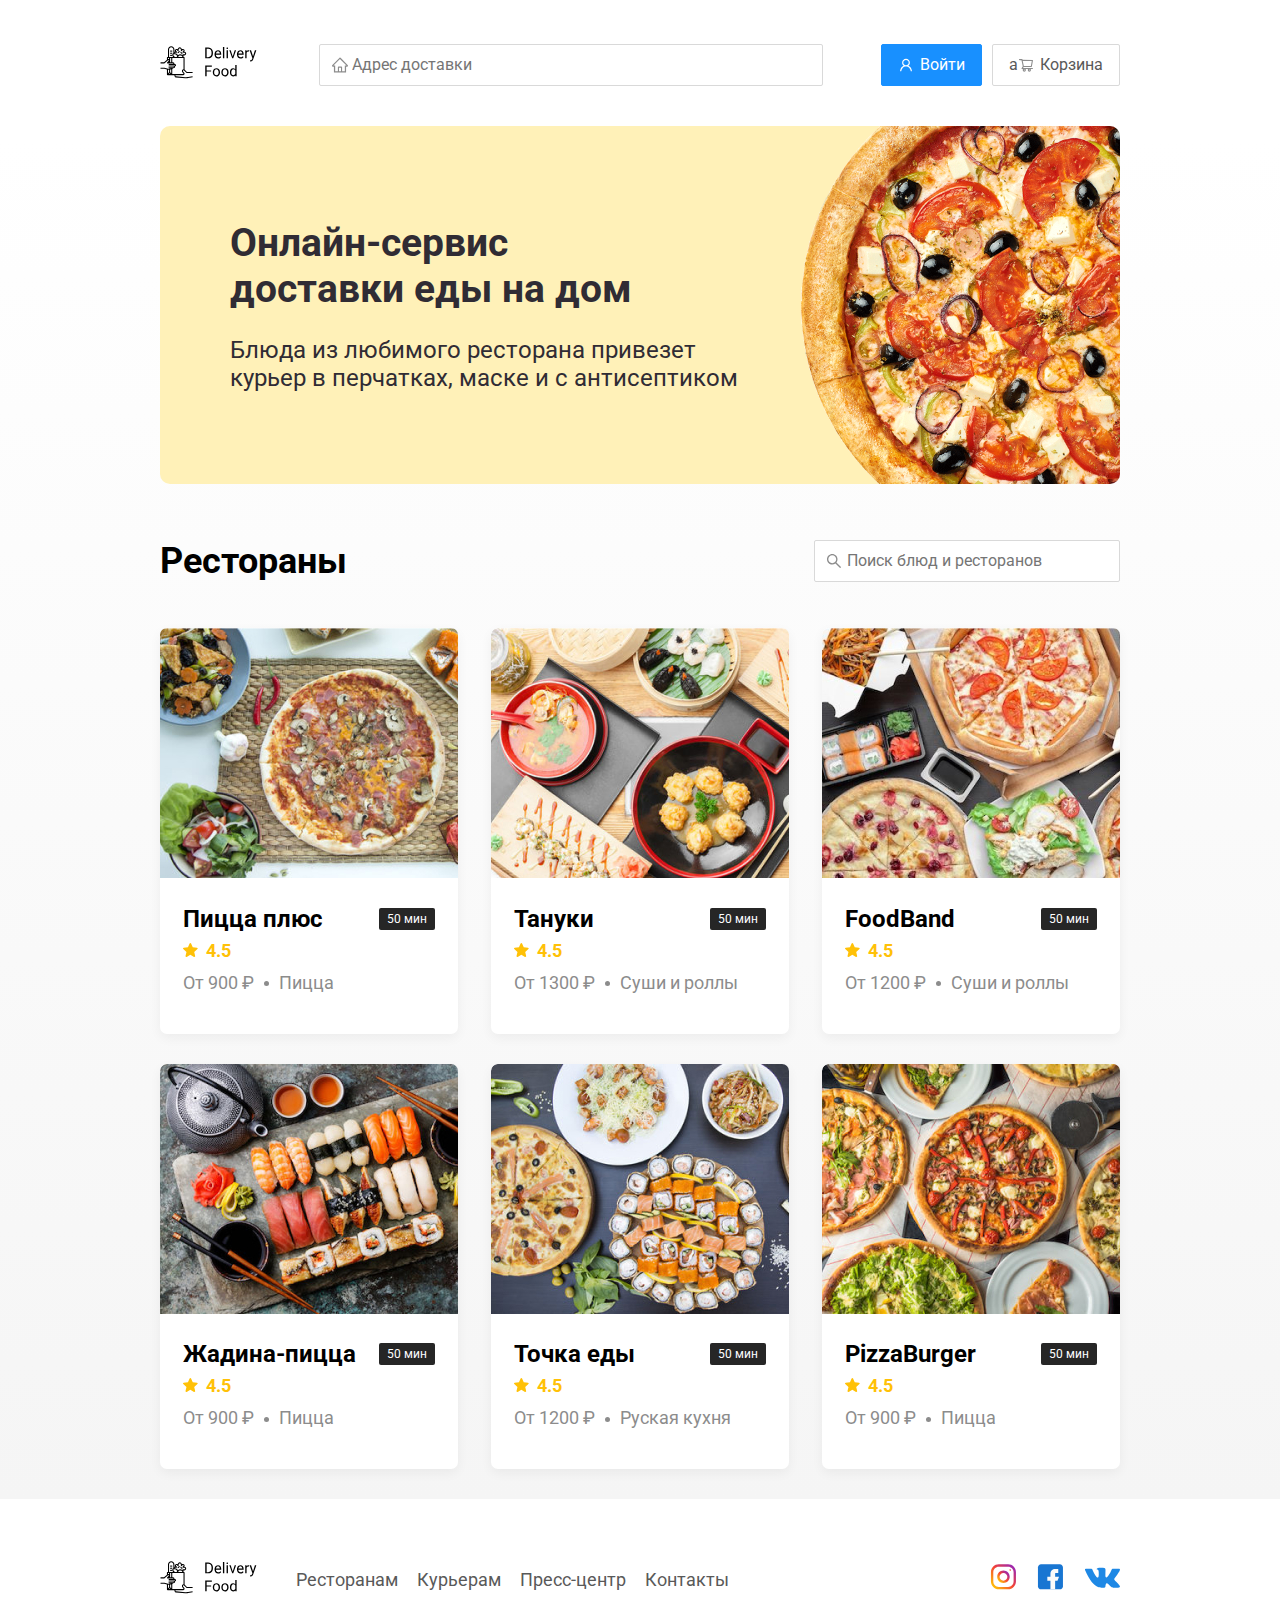
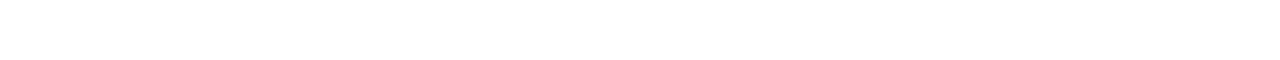
<file: index.html>
<!DOCTYPE html>
<html lang="ru">
<head>
    <meta charset="UTF-8">
    <meta name="viewport" content="width=device-width, initial-scale=1.0">
    <title>Delivery Food- доставка еды на дом</title>
    <link rel="stylesheet" href="css/style.css">
    <link
    rel="stylesheet"
    href="https://cdnjs.cloudflare.com/ajax/libs/animate.css/4.1.1/animate.min.css"
  />
    <link rel="stylesheet" href="css/normalize.css">
    <link href="https://fonts.googleapis.com/css2?family=Roboto:wght@400;500&display=swap" rel="stylesheet">
    
    
</head>

<body>
    <div class="container">
        <header class="header">
           <a href="index.html" class="logo"><img src="img\logo.svg" alt="logo" ></a>
         
            <!-- поисковая строка (поиск+ввод) place- место/holder - держать-->
            <input type="text" class="input input-address"             
            placeholder="Адрес доставки">
            <!-- кнопки -->
            <div class="buttons">
                <!-- кнопка Войти -->
                <button class="button button-primary">
                    <img src="img/user.svg" alt="user" class="button-icon">
                    <span class="button-text">Войти</span>
                </button>
                <!-- кнопка Корзина -->
                <button class="button">
  a                  <img src="img/shoppihg-cart.svg" alt="shoppihg-cart" class="button-icon">
                <span class=button-text> Корзина</span>   
                </button>
            </div>
        </header>

    </div>  
   <!-- ./container -->  

   <!-- вырезал promo и restaurants и создал класс main что бы сформировать теневой градиент на странице и в него вставил вырезку -->
   <main class="main">
       <div class="container">
        <section class="promo">
            <h1 class="promo-title">Онлайн-сервис <br>доставки еды на дом</h1>
            <p class="promo-text">Блюда из любимого ресторана привезет курьер в перчатках, маске и с антисептиком</p>
        </section>
        <!-- /.promo -->
        
        <section class="restaurants">
           <div class="section-heading">
               <h2 class="section-title">Рестораны</h2>
               <input type="text" class="input input-search" placeholder="Поиск блюд и ресторанов">
           </div>
           <div class="cards">
               <a href="restaurant.html" class="card">
                   <img src="img/image.jpg" alt="image" class="card-image">
                   <div class="card-text">
                       <div class="card-heading">
                           <h3 class="card-title">Пицца плюс</h3>
                           <span class="card-tag tag">50 мин</span>                   
                       </div>
                       <!-- /.card-heading -->
                       <div class="card-info">
                           <div class="rating"> <img src="img/rating.svg" alt="rating" class="rating-star">4.5</div>
                           <div class="price">От 900 ₽</div>
                           <div class="category">Пицца </div>               
                        </div>
                       <!-- /.card-info -->
                   </div>
                   <!-- /.class-text -->
               </a>
               <!-- /.card -->
               
               <a href="restaurant.html" class="card">
                <img src="img/image1.jpg" alt="image" class="card-image">
                <div class="card-text">
                    <div class="card-heading">
                        <h3 class="card-title">Тануки </h3>
                        <span class="card-tag tag">50 мин</span>                   
                    </div>
                    <!-- /.card-heading -->
                    <div class="card-info">
                        <div class="rating"> <img src="img/rating.svg" alt="rating" class="rating-star">4.5</div>
                        <div class="price">От 1300 ₽</div>
                        <div class="category">Суши и роллы </div>               
                     </div>
                    <!-- /.card-info -->
                </div>
                <!-- /.class-text -->
            </a>
            <!-- /.card -->
        
            <a href="restaurant.html" class="card">
                <img src="img/image2.jpg" alt="image" class="card-image">
                <div class="card-text">
                    <div class="card-heading">
                        <h3 class="card-title">FoodBand</h3>
                        <span class="card-tag tag">50 мин</span>                   
                    </div>
                    <!-- /.card-heading -->
                    <div class="card-info">
                        <div class="rating"> <img src="img/rating.svg" alt="rating" class="rating-star">4.5</div>
                        <div class="price">От 1200 ₽</div>
                        <div class="category">Суши и роллы </div>               
                     </div>
                    <!-- /.card-info -->
                </div>
                <!-- /.class-text -->
            </a>
            <!-- /.card -->
        
            <a href="restaurant.html" class="card">
                <img src="img/image3.jpg" alt="image" class="card-image">
                <div class="card-text">
                    <div class="card-heading">
                        <h3 class="card-title">Жадина-пицца</h3>
                        <span class="card-tag tag">50 мин</span>                   
                    </div>
                    <!-- /.card-heading -->
                    <div class="card-info">
                        <div class="rating"> <img src="img/rating.svg" alt="rating" class="rating-star">4.5</div>
                        <div class="price">От 900 ₽</div>
                        <div class="category">Пицца </div>               
                     </div>
                    <!-- /.card-info -->
                </div>
                <!-- /.class-text -->
            </a>
            <!-- /.card -->
        
            <a href="restaurant.html" class="card">
                <img src="img/image4.jpg" alt="image" class="card-image">
                <div class="card-text">
                    <div class="card-heading">
                        <h3 class="card-title">Точка еды</h3>
                        <span class="card-tag tag">50 мин</span>                   
                    </div>
                    <!-- /.card-heading -->
                    <div class="card-info">
                        <div class="rating">         
                             <img src="img/rating.svg" alt="rating" class="rating-star">4.5</div>
                        <div class="price">От 1200 ₽</div>
                        <div class="category">Руская кухня </div>               
                     </div>
                    <!-- /.card-info -->
                </div>
                <!-- /.class-text -->
            </a>
            <!-- /.card -->
        
            <a href="restaurant.html" class="card">
                <img src="img/image5.jpg" alt="image" class="card-image">
                <div class="card-text">
                    <div class="card-heading">
                        <h3 class="card-title">PizzaBurger</h3>
                        <span class="card-tag tag">50 мин</span>                   
                    </div>
                    <!-- /.card-heading -->
                    <div class="card-info">
                        <div class="rating"> <img src="img/rating.svg" alt="rating" class="rating-star">4.5</div>
                        <div class="price">От 900 ₽</div>
                        <div class="category">Пицца </div>               
                     </div>
                    <!-- /.card-info -->
                </div>
                <!-- /.class-text -->
            </a>
            <!-- /.card -->
        
           </div>
           <!-- /.cards -->
        </section>
        <!-- /.restourants -->
       </div>
       <!-- /.container -->
   </main>

   <footer class="footer">
       <div class="container">
           <div class="footer-block">
            <a href="index.html" class="logo footer-logo"><img src="img\logo.svg" alt="logo" ></a>
               <nav class="footer-nav">
                   <a href="#" class="footer-link">Ресторанам </a>
                   <a href="#" class="footer-link">Курьерам</a>
                   <a href="#" class="footer-link">Пресс-центр</a>
                   <a href="#" class="footer-link">Контакты</a>
               </nav>
               <div class="social-links">
                   <a href="#" class="social-link"><img src="img/instagram.svg" alt="instagram"></a>
                   <a href="#" class="social-link"><img src="img/fb.svg" alt="fb"></a>
                   <a href="#" class="social-link"><img src="img/vk.svg" alt="vk"></a>
               </div>
               <!-- /.social-links -->
           </div>
           <!-- /.footer-block -->
       </div>
       <!-- /.container -->
   </footer>

</body>
</html>
</file>
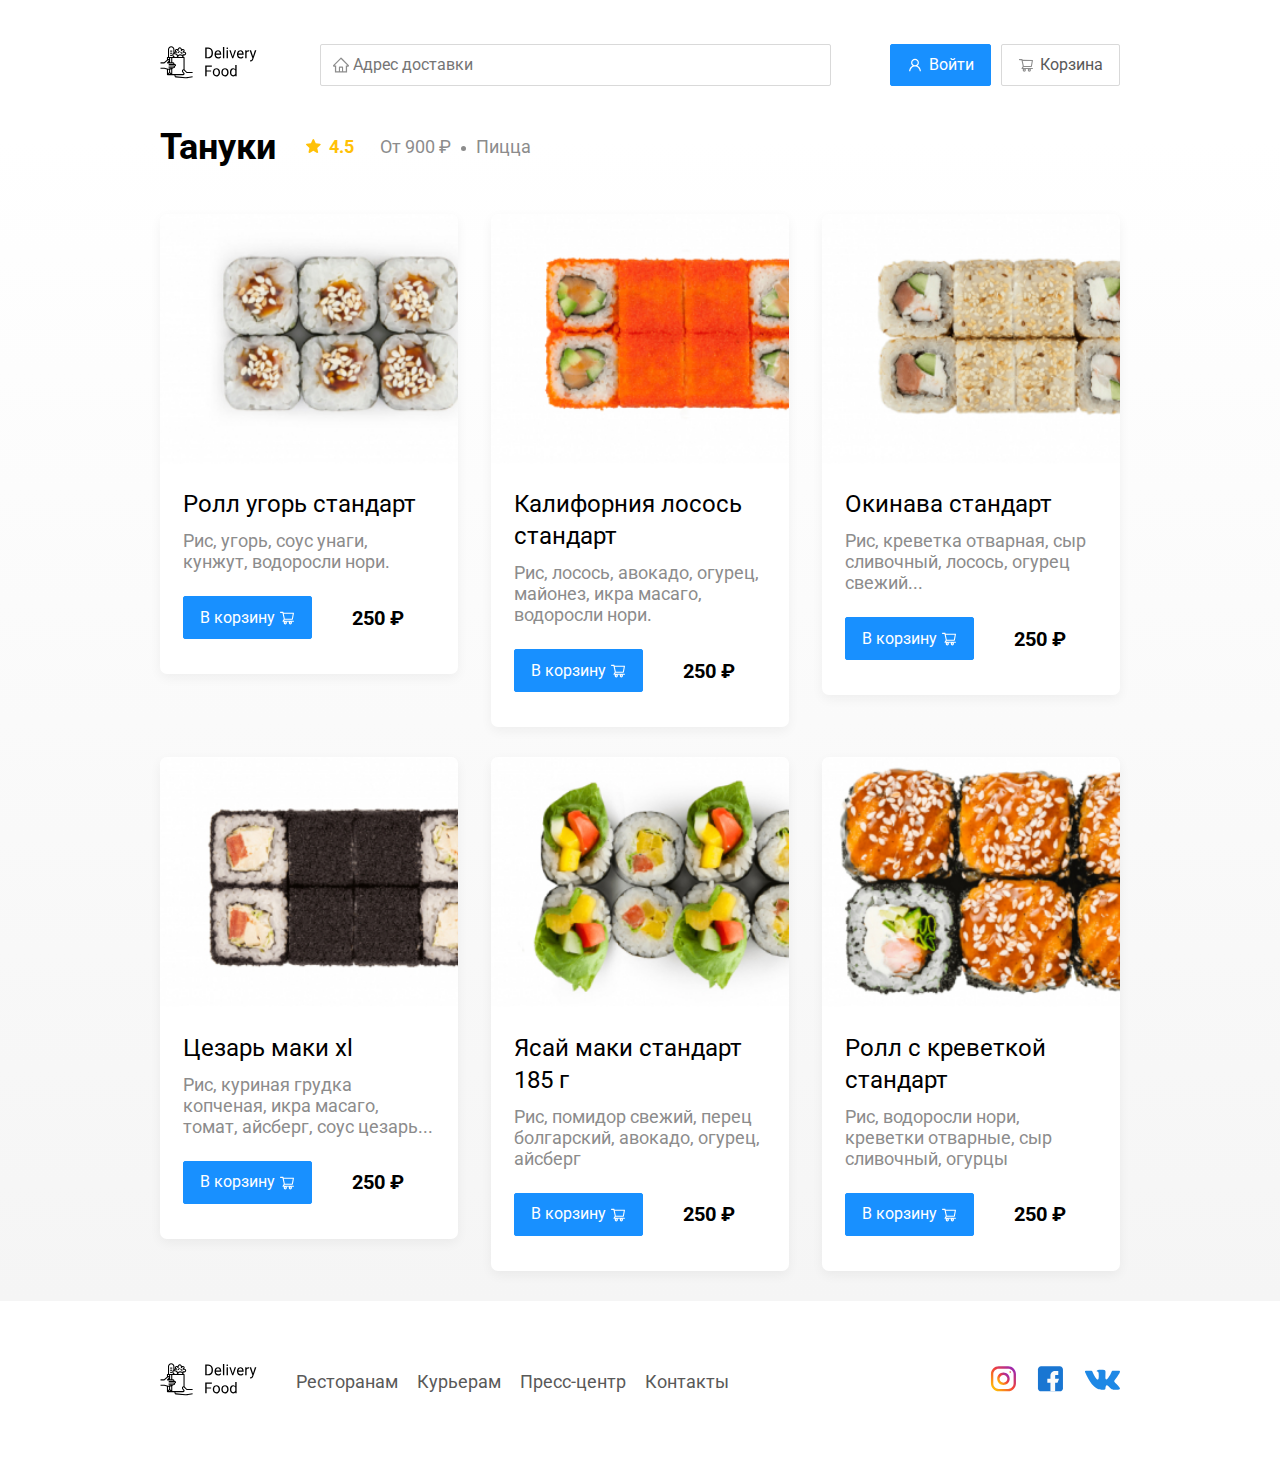
<file: restaurant.html>
<!DOCTYPE html>
<html lang="ru">
<head>
    <meta charset="UTF-8">
    <meta name="viewport" content="width=device-width, initial-scale=1.0">
    <title>Delivery Food- доставка еды на дом</title>
    <link rel="stylesheet" href="css/style.css">
    <link
    rel="stylesheet"
    href="https://cdnjs.cloudflare.com/ajax/libs/animate.css/4.1.1/animate.min.css"
  />
    <link rel="stylesheet" href="css/normalize.css">
    <link href="https://fonts.googleapis.com/css2?family=Roboto:wght@400;500&display=swap" rel="stylesheet">
    
    
</head>

<body>
    <div class="container">
        <header class="header">
            <a href="index.html" class="logo"><img src="img\logo.svg" alt="logo" ></a>
            <!-- посковая строка (поиск+ввод) place- место/holder - держать-->
            <input type="text" class="input input-address"             
            placeholder="Адрес доставки">
            <!-- кнопки -->
            <div class="buttons">
                <!-- кнопка Войти -->
                <button class="button button-primary">
                    <img src="img/user.svg" alt="user" class="button-icon">
                    <span class="button-text">Войти</span>
                </button>
                <!-- кнопка Корзина -->
                <button class="button" id="cart-button">
                    <img src="img/shoppihg-cart.svg" alt="shoppihg-cart" class="button-icon">
                <span class=button-text> Корзина</span>   
                </button>
            </div>
        </header>

    </div>  
   <!-- ./container -->  

   <!-- вырезал promo и restaurants и создал класс main что бы сформировать теневой градиент на странице и в него вставил вырезку -->
   <main class="main">
       <div class="container">
       
        <section class="restaurants">
           <div class="section-heading">
               <h2 class="section-title">Тануки</h2>
               <div class="restaurant-info">
                <div class="rating"> <img src="img/rating.svg" alt="rating" class="rating-star">4.5</div>
                <div class="price">От 900 ₽</div>
                <div class="category">Пицца </div>               
             </div>
            <!-- /.card-info -->
           </div>
           <div class="cards">
               <div class="card wow animate__animated animate__slideInUp" data-wow-offset="10">
                   <img src="img/image6.jpg" alt="image" class="card-image">
                   <div class="card-text">
                    <div class="card-heading">
                        <h3 class="card-title card-title-reg">Ролл угорь стандарт</h3>
                       
                    </div>
                    <!-- /.card-heading -->
                    <div class="card-info">
                      <div class="ingredients">Рис, угорь, соус унаги, кунжут, водоросли нори.
                      </div> 
                     </div>
                    <!-- /.card-info -->
                    <div class="card-buttons">
                        <button class="button button-primary">
                        <span class="button-card-text">В корзину</span>
                        <img src="img/shopping-cart-white.svg" alt="shoppihg-cart" class="button-card-image">
                        </button>
                 <strong class="card-price-bold">250 ₽</strong>
                    </div>
                </div>
                <!-- /.card-text -->
               </div>
               <!-- /.card -->
               
               <div class="card wow animate__animated animate__slideInUp" data-wow-delay="0.4s">
                <img src="img/image7.jpg" alt="image" class="card-image">
                <div class="card-text">
                    <div class="card-heading">
                        <h3 class="card-title card-title-reg">Калифорния лосось стандарт</h3>
                       
                    </div>
                    <!-- /.card-heading -->
                    <div class="card-info">
                      <div class="ingredients">Рис, лосось, авокадо, огурец, майонез, икра масаго, водоросли нори.
                      </div> 
                     </div>
                    <!-- /.card-info -->
                    <div class="card-buttons">
                        <button class="button button-primary">
                        <span class="button-card-text">В корзину</span>
                        <img src="img/shopping-cart-white.svg" alt="shoppihg-cart" class="button-card-image">
                        </button>
                 <strong class="card-price-bold">250 ₽</strong>
                    </div>
                </div>
                <!-- /.card-text -->
            </div>
            <!-- /.card -->
        
            <div class="card wow animate__animated animate__slideInUp" data-wow-delay="0.6s">
                <img src="img/image8.jpg" alt="image" class="card-image">
                <div class="card-text">
                    <div class="card-heading">
                        <h3 class="card-title card-title-reg">Окинава стандарт</h3>
                       
                    </div>
                    <!-- /.card-heading -->
                    <div class="card-info">
                      <div class="ingredients"> Рис, креветка отварная, сыр сливочный, лосось, огурец свежий...
                      </div> 
                     </div>
                    <!-- /.card-info -->
                    <div class="card-buttons">
                        <button class="button button-primary">
                        <span class="button-card-text">В корзину</span>
                        <img src="img/shopping-cart-white.svg" alt="shoppihg-cart" class="button-card-image">
                        </button>
                 <strong class="card-price-bold">250 ₽</strong>
                    </div>
                </div>
                <!-- /.card-text -->
            </div>
            <!-- /.card -->
        
            <div class="card wow animate__animated animate__slideInUp" data-wow-delay="0.2s">
                <img src="img/image9.jpg" alt="image" class="card-image">
                <div class="card-text">
                    <div class="card-heading">
                        <h3 class="card-title card-title-reg">Цезарь маки хl</h3>
                       
                    </div>
                    <!-- /.card-heading -->
                    <div class="card-info">
                      <div class="ingredients">Рис, куриная грудка копченая, икра масаго, томат, айсберг, соус цезарь...
                      </div> 
                     </div>
                    <!-- /.card-info -->
                    <div class="card-buttons">
                        <button class="button button-primary">
                        <span class="button-card-text">В корзину</span>
                        <img src="img/shopping-cart-white.svg" alt="shoppihg-cart" class="button-card-image">
                        </button>
                 <strong class="card-price-bold">250 ₽</strong>
                    </div>
                </div>
                <!-- /.card-text -->
            </div>
            <!-- /.card -->
        
            <div class="card wow animate__animated animate__slideInUp" data-wow-delay="0.4s">
                <img src="img/image10.jpg" alt="image" class="card-image">
                <div class="card-text">
                    <div class="card-heading">
                        <h3 class="card-title card-title-reg">Ясай маки стандарт 185 г</h3>
                       
                    </div>
                    <!-- /.card-heading -->
                    <div class="card-info">
                      <div class="ingredients">Рис, помидор свежий, перец болгарский, авокадо, огурец, айсберг
                      </div> 
                     </div>
                    <!-- /.card-info -->
                    <div class="card-buttons">
                        <button class="button button-primary">
                        <span class="button-card-text">В корзину</span>
                        <img src="img/shopping-cart-white.svg" alt="shoppihg-cart" class="button-card-image">
                        </button>
                 <strong class="card-price-bold">250 ₽</strong>
                    </div>
                </div>
                <!-- /.card-text -->
            </div>
            <!-- /.card -->
        
            <div class="card wow animate__animated animate__slideInUp" data-wow-delay="0.6s">
                <img src="img/image11.jpg" alt="image" class="card-image">
                <div class="card-text">
                    <div class="card-heading">
                        <h3 class="card-title card-title-reg">Ролл с креветкой стандарт</h3>
                       
                    </div>
                    <!-- /.card-heading -->
                    <div class="card-info">
                      <div class="ingredients">Рис, водоросли нори, креветки отварные, сыр сливочный, огурцы
                      </div> 
                     </div>
                    <!-- /.card-info -->
                     <div class="card-buttons">
                        <button class="button button-primary">
                        <span class="button-card-text">В корзину</span>
                        <img src="img/shopping-cart-white.svg" alt="shoppihg-cart" class="button-card-image">
                        </button>
                 <strong class="card-price-bold">250 ₽</strong>
                    </div>
                </div>
                <!-- /.card-text -->
            </div>
            <!-- /.card -->
        
           </div>
           <!-- /.cards -->
        </section>
        <!-- /.restourants -->
       </div>
       <!-- /.container -->
   </main>

   <footer class="footer">
       <div class="container">
           <div class="footer-block">
            <a href="index.html" class="logo footer-logo"><img src="img\logo.svg" alt="logo" ></a>
               <nav class="footer-nav">
                   <a href="#" class="footer-link">Ресторанам </a>
                   <a href="#" class="footer-link">Курьерам</a>
                   <a href="#" class="footer-link">Пресс-центр</a>
                   <a href="#" class="footer-link">Контакты</a>
               </nav>
               <div class="social-links">
                   <a href="#" class="social-link"><img src="img/instagram.svg" alt="instagram"></a>
                   <a href="#" class="social-link"><img src="img/fb.svg" alt="fb"></a>
                   <a href="#" class="social-link"><img src="img/vk.svg" alt="vk"></a>
               </div>
               <!-- /.social-links -->
           </div>
           <!-- /.footer-block -->
       </div>
       <!-- /.container -->
   </footer>

   <!-- Модальное окно -->
   <div class="modal">
       <class class="modal-dialog">
<div class="modal-header">
    <h3 class="modal-title">Корзина</h3>
    <button class="close">&times;</button>
</div>
<!-- /.modal-header -->
<div class="modal-bady">
    <div class="food-row">
        <span class="food-name">Ролл угорь стандарт</span>
        <strong class="food-price">250 ₽</strong>
        <div class="food-counter">
            <button class="counter-button">-</button>
        <span class="counter">1</span>
        <button class="counter-button">+</button>
        </div>        
    </div>
    <!-- /.food-row -->
    <div class="food-row">
        <span class="food-name">Ролл угорь стандарт</span>
        <strong class="food-price">250 ₽</strong>
        <div class="food-counter">
            <button class="counter-button">-</button>
        <span class="counter">1</span>
        <button class="counter-button">+</button>
        </div>        
    </div>
    <!-- /.food-row -->
    <div class="food-row">
        <span class="food-name">Ролл угорь стандарт</span>
        <strong class="food-price">250 ₽</strong>
        <div class="food-counter">
            <button class="counter-button">-</button>
        <span class="counter">1</span>
        <button class="counter-button">+</button>
        </div>        
    </div>
    <!-- /.food-row -->
    <div class="food-row">
        <span class="food-name">Ролл угорь стандарт</span>
        <strong class="food-price">250 ₽</strong>
        <div class="food-counter">
            <button class="counter-button">-</button>
        <span class="counter">1</span>
        <button class="counter-button">+</button>
        </div>        
    </div>
    <!-- /.food-row -->
    <div class="food-row">
        <span class="food-name">Ролл угорь стандарт</span>
        <strong class="food-price">250 ₽</strong>
        <div class="food-counter">
            <button class="counter-button">-</button>
        <span class="counter">1</span>
        <button class="counter-button">+</button>
        </div>        
    </div>
    <!-- /.food-row -->
</div>
<!-- /.modal-bady -->
<div class="modal-footer">
    <span class="modal-pricetag">1250 ₽</span>
    <div class="footer-buttons">
        <button class="button button-primary">Оформить заказ</button>
        <button class="button">Отмена</button>
    </div>
</div>
<!-- /.modal-footer -->
       </div>
       <!-- /.modal-dialog -->
   </div>
   <script src="js/wow.min.js"></script>
<script src="js/main.js"></script>
</body>
</html>
</file>
<file: css/style.css>
/* означает, что данное правило распространяется на все атрибуты сайта */
*{
  box-sizing: border-box;
}

/* В данном случае точку не ставить!!!!!!!! 
это не КЛАС!!!!!!*/
body{  
  font-family: 'Roboto', sans-serif;
  margin-top: 44px;
}

.container{
  max-width: 1200px;
  margin: auto;
}
.header{
    /* строит контент в линию */
  display: flex;
  /* выравнивает элементы по центру контейнера */
  align-items: center;
  /* разбрасывает контент по ширине контейнера */
  justify-content: space-between;
  margin-top: 44px;
  margin-bottom: 40px;
}

.input{
  background: #FFFFFF;
  /* граница */
border: 1px solid #D9D9D9;
border-radius: 2px;
/* Размер шрифта и высота строки */
font-size: 16px;
line-height: 24px;
padding: 8px;
/* не дает повторяться картинке */
background-repeat: no-repeat;
background-position: left 11px center;
/* внутренний отступ текста строки ввода слева */
padding-left: 32px;
}

/* поисковая строка */
.input-address{
 /* Ширина поисковой строки 80% ширины контейнера, для адаптива*/
flex: 0.8;
/* картинка домика */
background-image: url(../img/home.svg);
}

.input-search{
  background-image: url(../img/search.svg);
  width: 306px;
  /* отодвигает кнопку влево */
  margin-left: auto;
  
}
.buttons{
  /* строит кнопки по линии и выравнивает по центру */
  display: flex;
  align-items: center;
}
.button{
  display: flex;
  align-items: center;
  padding: 8px 16px;
  background: #FFFFFF;
border: 1px solid #D9D9D9;
box-shadow: 0px 0px 2px rgba(0, 0, 0, 0.0015);
border-radius: 2px;
color: #595959;
font-size: 16px;
line-height: 24px;
}
/* кнопка Войти */
.button-primary{
  background: #1890FF;
  border: 1px solid  #1890FF;
  color:white;
  margin-right: 10px;
}
.button-card-text{
  margin-right: 4px;
}
/* иконки кнопок, отступ картинки справа */
.button-icon{
  margin-right: 6px;
}
.promo{
    max-width: 1200px;

background: #FFF1B8 url(../img/promo-img.jpeg) no-repeat top -100px right -247px / 924px;
  border-radius: 10px;
box-shadow: (0px 7px 12px rgba(158, 158, 163, 0.1));
color: #302C34;
padding: 68px 70px;
margin-bottom: 56px;

}
.promo-title{
  font-style: normal;
font-weight: bold;
  font-size: 39px;
line-height: 46px;
margin-bottom: 15px;
}
.promo-text{
  font-style: normal;
font-weight: normal;
  font-size: 24px;
line-height: 28px;
max-width: 538px;
}
/* теневой градиент на странице */
.main{
  background: linear-gradient(180deg, rgba(245, 245, 245, 0) 1.04%, #F5F5F5 100%);
}
.section-heading{
  display: flex;
    align-items: center;
  margin-bottom: 46px;
}
.section-title{
  font-style: normal;
font-weight: bold;
font-size: 36px;
line-height: 42px;
color: #000000;
margin: 0;
margin-right: 30px;
}

.cards{
  display: flex;
  align-items: flex-start;
  /* если карточки не помещаются, то переносятся на др. строку */
  flex-wrap: wrap;
  justify-content: space-between;
}

.card{
  background: #FFFFFF;
box-shadow: 0px 4px 12px rgba(0, 0, 0, 0.05);
border-radius: 7px;
/* делает видимым закругление картинки (скрывает то, что за прелами картинки */
overflow: hidden;
margin-bottom: 30px;
/* карточки занимают 30 % ширины контейнера, для адаптива */
flex-basis: 31%;
text-decoration: none;
}
.card-image{
  width: 384px;
height: 250px;
/* если будет новая картинка другого размера, то она сама подстроится под размер */
object-fit: cover;
}
.card-text{
  padding-top: 20px;
  padding-bottom: 35px;
  padding-left: 23px;
  padding-right: 23px;
}
.card-heading{
  display: flex;
  align-items: center;
  justify-content: space-between;
}
.card-title{
  font-style: normal;
font-weight: bold;
font-size: 24px;
line-height: 32px;
color: #000000;
margin: 0;
}
.card-title-reg{
  font-weight: normal;
  margin-bottom: 10px;
}
.card-tag{
  background: #262626;
border-radius: 2px;
font-style: normal;
font-weight: normal;
font-size: 12px;
line-height: 20px;
display: flex;
align-items: center;
color: #FFFFFF;
padding: 1px 8px;
}
.card-info{
display: flex;
align-items: center;
flex-wrap: wrap;
}
.restaurant-info{
  display: flex;
align-items: center;
flex-wrap: wrap;
}
.card-buttons{
display: flex;
align-items: center;
margin-top: 24px;
}
.card-price-bold{
  font-weight: bold;
font-size: 20px;
line-height: 32px;
margin-left: 30px;
}
.rating{
  margin-right: 26px;
  font-style: normal;
font-weight: bold;
font-size: 18px;
line-height: 32px;
color: #FFC107;
}
.rating-star{
  margin-right: 8px;
}
.price,
.category{
  color: #8C8C8C;
  font-style: normal;
font-weight: normal;
font-size: 18px;
line-height: 32px;
}
.price{
  margin-right: 10px;
}

.category{
  text-overflow: ellipsis; /* Добавляем многоточие */
  overflow: hidden;/*Обрезаем все, что не помещается в область*/
  white-space: nowrap;  /*запрещает перенос строк*/
  max-width: 150px;
}
.ingredients{
  font-style: normal;
  font-weight: normal;
  font-size: 18px;
  line-height: 21px;
  color: #8C8C8C;
}
/* псевдоэлемент для  price рисует точку*/
.price::after{
  content: "";
  width: 5px;
  height: 5px;
  background-color: #8C8C8C;
  display: inline-block;
  vertical-align: middle;
  border-radius: 50%;
  margin-left: 10px;
}

.footer{
padding: 60px 0;
}
.footer-block{
  display: flex;
  align-items: center;
  justify-content: space-between;
}

.footer-nav{
 margin-right: auto;
 margin-left: 35px;
}
.footer-link{
  display: inline-block;
  font-style: normal;
font-weight: normal;
font-size: 18px;
line-height: 21px;
  text-decoration: none;
  color: #595959;
  
}
/* отступ для всех ссылок кроме последней */
.footer-link:not(:last-child){
  margin-right: 15px;
  font-style: normal;
font-weight: normal;

}
.social-links{
  display: flex;
  align-items: center;
}
.social-link:not(:last-child){
  margin-right: 21px;
}

.modal{
    position: fixed;
  left: 0;
  top: 0;
  width: 100%;
  height: 100%;
  background: rgba(0, 0, 0, 0.4);
  /* модальное окно скрыто по умолчанию */
  display: none;
}
/* класс для открытия модального окна */
.is-open{
  display: flex;
}
.modal-dialog{
max-width: 780px;
width: 95%;
left: 327.89px;
top: 364.2px;
background: #FFFFFF;
border-radius: 5px;
margin: auto;
padding: 40px 45px;
}
.modal-header{
  display: flex;
  align-items: center;
  justify-content: space-between;
  margin-bottom: 45px;
}
.modal-bady{
  margin-bottom: 52px;
}
.modal-title{
  margin: 0;
  font-style: normal;
font-weight: bold;
font-size: 36px;
line-height: 42px;
color: #000000;
}
.close{
  font-size: 36px;
  border: none;
  background-color: transparent;
}
.food-row{
  display: flex;
  align-items: flex-start;
  justify-content: space-between;
  padding-bottom: 8px;
  border-bottom:1px solid #D9D9D9;
  margin-bottom: 10px;
}
.food-name{
  font-size: 18px;
  line-height: 32px; 
}
.food-price{
  margin-left: auto;
  margin-right: 47px; 
  font-weight: bold;
font-size: 20px;
line-height: 32px;
}
.food-counter{
  display: flex;
  align-items: center;
}
.counter{
  font-size: 16px;
line-height: 24px;
margin-left: 10px;
margin-right: 10px;
}
.counter-button{
  display: flex;
  align-items: center;
  justify-content: center;
  width: 39px;
height: 32px;
background: #FFFFFF;
border: 1px solid #40A9FF;
box-sizing: border-box;
border-radius: 2px;
font-size: 14px;
line-height: 22px;
color:#40A9FF;
}
 .modal-footer{
display: flex;
align-items: center;
justify-content: space-between;
 } 
 .footer-buttons{
   display: flex;
   align-items: center;
 }
.modal-pricetag{
wfont-size: 20px;
line-height: 23px;
color: #FAFAFA;
padding: 15px 20px;
background: #262626;
border-radius: 5px;
}

/* адаптив */
@media(max-width: 1366px){
.container{
  max-width: 960px;
}
.promo{
  background-position: center right -300px;
  background-size: 750px;
}
/* рейтинг занимает 100% длины строки только на главной странице в карточках*/
.card .rating{
  flex-basis: 100%;
}
}
@media(max-width: 992px){
  .container{
    max-width: 750px;
  }
  .promo{
    padding: 50px;
    background-size: 500px;
    background-position: center right -200px;
  }
  .promo-text{
    max-width: 400px;
  }
    .card{
      flex-basis: 49%;
    }
    .footer-link{
      font-size: 16px;
    }
  }
@media(max-width: 768px){
  .container{
    max-width: 560px;
  }
  .card-info{
    flex-wrap: wrap;
  }
  .rating{
    flex-basis: 100%;
  }
 .card-title{
   font-size: 18px;
 }
 .promo{
      padding: 30px;
   background-size: 420px;
   background-position: bottom 50px right -200px

 }
 .promo-title{
   font-size: 24px;
   line-height: 1.4;
 }
 .promo-text{
   font-size: 20px;
      margin-top: 0;
 }
  }
  @media(max-width:578px){
    .container{
      width: 90%;
    }
    .header{
      flex-wrap: wrap;
    }
    .input-address{
      order: 5;
      margin-top: 15px;
      flex: 1;
    }
    .promo{
      background-image: none;
    }
    .promo-title{
      margin-bottom: 10px;
    }
    .section-title{
      font-size: 20px;
          }
    .card{
           flex-basis: 100%;
          }
    .card-image{
            width: 100%;
          }
          .footer{
            padding: 30px 0;
          }
          .footer-block{
            align-items: flex-start;
          }
    .footer-nav{
      margin-left: 0;
      margin-right: 0;
      order: 0; 
      display: flex;
      flex-direction: column;   
  }
  
  .footer-logo{
       order: 1;
  }
  .social-links{
    order: 2;
  }
}
@media(max-width:480px){
  .promo{
    padding: 20px;
  }
  .section-heading{
    flex-wrap: wrap;
  }
  /* убираем текст с кнопок */
  .button-text{
    display: none;
  }
  .button{
    min-height: 40;
  }
  .button-icon{
    margin: 0;
  }
  .footer-block{
    flex-wrap: wrap;
    flex-direction: column;
    align-items: center;
  }
  .footer-logo{
    order: 0;
    margin-bottom: 20px;
  }
 .footer-nav{
   margin-bottom: 20px;
   text-align: center;
 }
 .footer-link:not(:last-child){
   margin-right: 0;
 }
}
</file>
